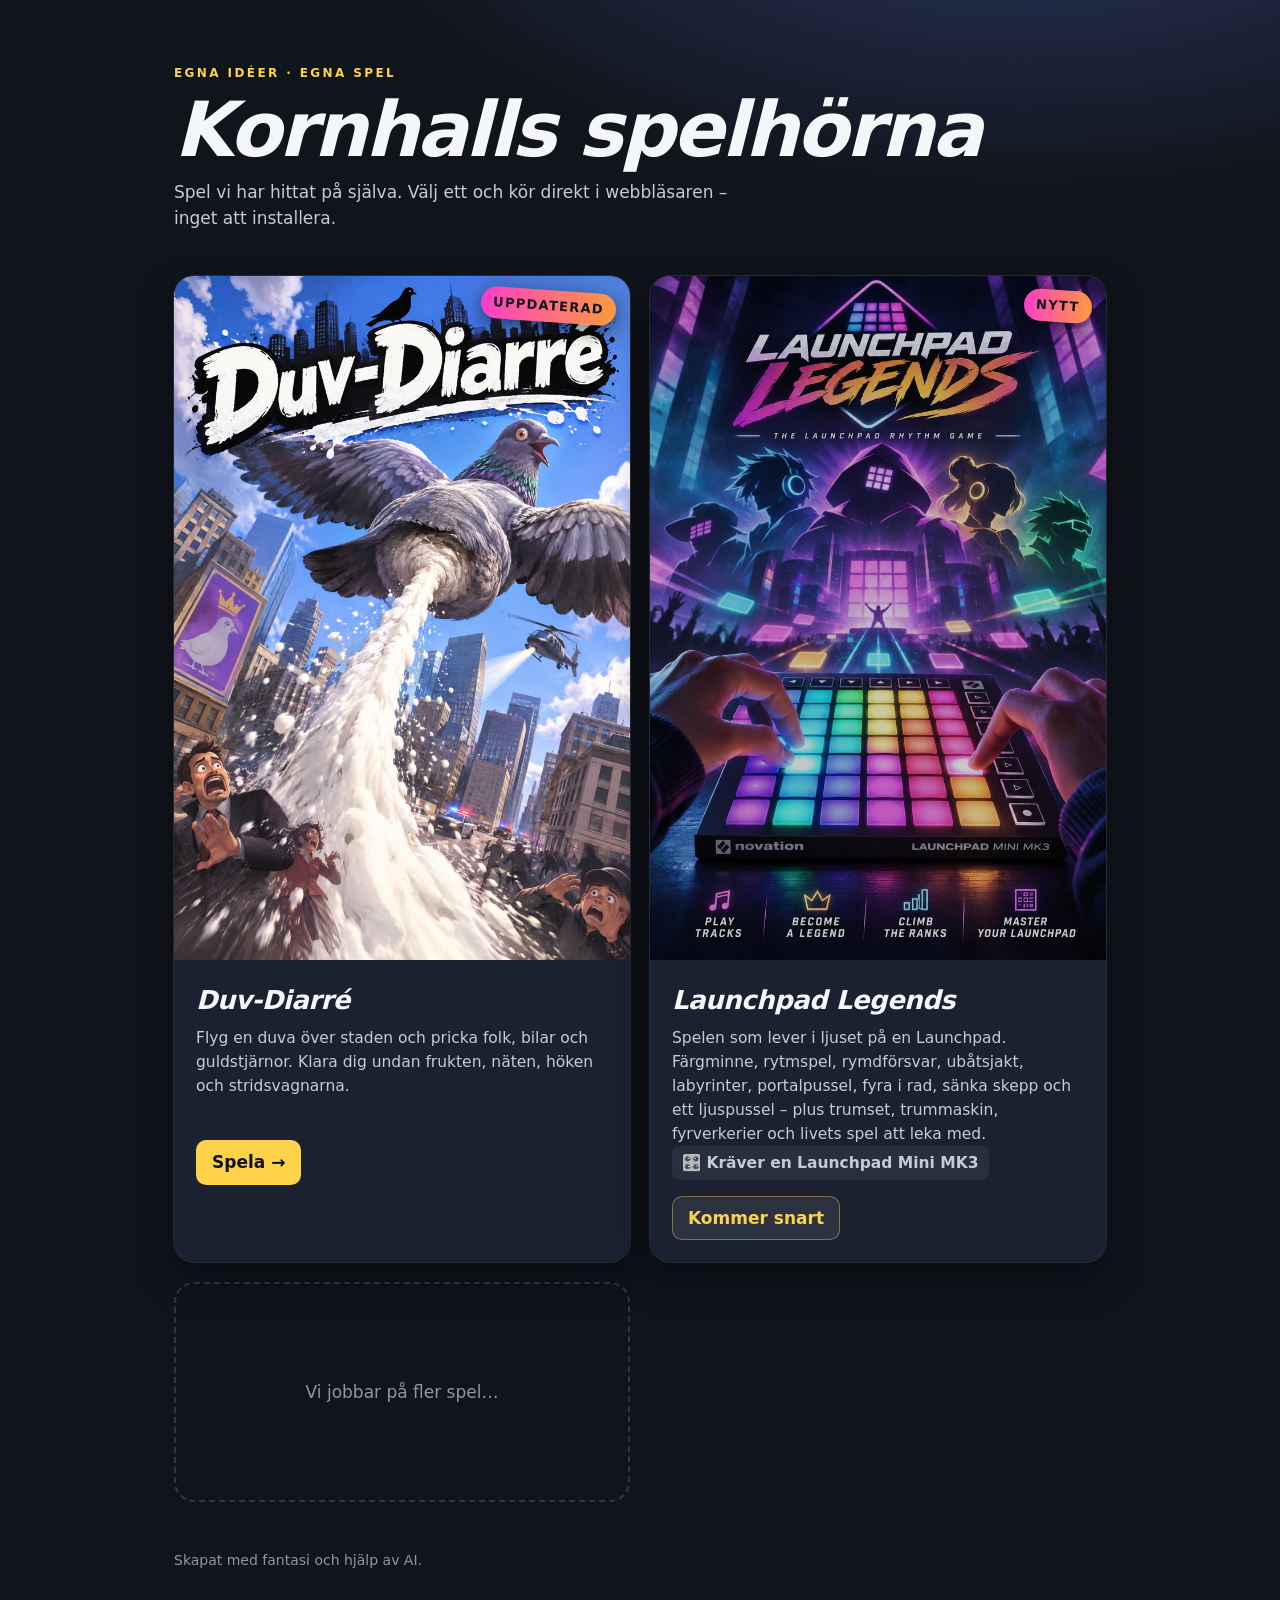
<file: index.html>
<!doctype html>
<html lang="sv">
<head>
  <meta charset="utf-8">
  <meta name="viewport" content="width=device-width, initial-scale=1">
  <meta name="theme-color" content="#10141b">
  <title>Kornhalls spelhörna</title>
  <link rel="icon" type="image/svg+xml" href="./favicon.svg">
  <style>
    * { box-sizing: border-box; }
    body { margin: 0; min-height: 100vh; background: radial-gradient(1200px 600px at 80% -10%, #2b3a63 0%, transparent 60%), #10141b; color: #f4f6fa; font: 17px/1.55 system-ui, -apple-system, "Segoe UI", Roboto, sans-serif; }
    main { width: min(980px, 100%); margin: auto; padding: 64px 24px 40px; }
    .label { color: #ffd24a; font-size: 12px; font-weight: 800; letter-spacing: .2em; text-transform: uppercase; }
    h1 { margin: 10px 0 12px; font-size: clamp(42px, 8vw, 76px); font-weight: 900; font-style: italic; line-height: .98; letter-spacing: -.035em; }
    .intro { max-width: 34em; margin: 0 0 44px; color: #c4ccd8; }
    #games { display: grid; grid-template-columns: repeat(auto-fit, minmax(min(100%, 300px), 1fr)); gap: 20px; }
    .card { display: flex; flex-direction: column; overflow: hidden; border-radius: 20px; background: #1a2130; box-shadow: 0 0 0 1px #ffffff1a, 0 18px 40px #0006; color: inherit; text-decoration: none; transition: transform .15s, box-shadow .15s; }
    a.card:hover { transform: translateY(-4px); box-shadow: 0 0 0 2px #ffd24a, 0 24px 50px #0008; }
    a.card:focus-visible { outline: 3px solid #ffd24a; outline-offset: 4px; }
    .art { display: block; width: 100%; aspect-ratio: 16 / 9; }
    .art.poster { aspect-ratio: 2 / 3; object-fit: cover; object-position: top; }
    .body { padding: 20px 22px 22px; }
    h2 { margin: 0 0 6px; font-size: 26px; font-weight: 900; font-style: italic; letter-spacing: -.02em; }
    .card p { margin: 0; color: #c4ccd8; font-size: 15.5px; }
    .play { display: inline-block; margin-top: 16px; padding: 9px 16px; border-radius: 10px; background: #ffd24a; color: #10141b; font-weight: 900; }
    .card.later { cursor: default; }
    .card.later .art { filter: saturate(.85) brightness(.8); }
    .badge { display: inline-block; margin-top: 16px; padding: 9px 16px; border-radius: 10px; background: #ffffff14; color: #ffd24a; font-weight: 900; box-shadow: inset 0 0 0 1px #ffd24a66; }
    .card { position: relative; }
    .new { position: absolute; top: 14px; right: 14px; padding: 6px 12px; border-radius: 999px; background: linear-gradient(90deg, #ff3dc8, #ff9b3d); color: #10141b; font-size: 13px; font-weight: 900; letter-spacing: .1em; text-transform: uppercase; box-shadow: 0 6px 18px #0008; transform: rotate(4deg); }
    .note { display: inline-flex; align-items: center; gap: 6px; margin: 10px 0 0; padding: 5px 10px; border-radius: 8px; background: #ffffff10; color: #f4f6fa; font-size: 13.5px; font-weight: 700; }
    .soon { display: grid; place-items: center; min-height: 220px; border: 2px dashed #ffffff26; border-radius: 20px; color: #8d97a5; text-align: center; padding: 24px; }
    footer { margin-top: 48px; color: #8d97a5; font-size: 14px; }
  </style>
</head>
<body>
  <main>
    <div class="label">Egna idéer · egna spel</div>
    <h1>Kornhalls spelhörna</h1>
    <p class="intro">Spel vi har hittat på själva. Välj ett och kör direkt i webbläsaren – inget att installera.</p>
    <section id="games" aria-label="Alla spel"></section>
    <footer>Skapat med fantasi och hjälp av AI.</footer>
  </main>
  <script>
    // Lägg nya spel i egna mappar och lägg till dem här. "poster" är en bild till kortet, "art" en liten SVG om bild saknas.
    // "isNew: true" sätter en NYTT-etikett på kortet, "updated: true" en UPPDATERAD-etikett. "soon: true" visar kortet som Kommer snart och går inte att klicka på. Med ?test=1 i adressen går det ändå att öppna.
    const testing = new URLSearchParams(location.search).has('test');
    const games = [
      { title: 'Duv-Diarré', url: './fagelbajs/',
        description: 'Flyg en duva över staden och pricka folk, bilar och guldstjärnor. Klara dig undan frukten, näten, höken och stridsvagnarna.',
        poster: './fagelbajs/poster.jpg', updated: true },
      { title: 'Launchpad Legends', url: './launchpad/', soon: true, isNew: true,
        note: 'Kräver en Launchpad Mini MK3',
        description: 'Spelen som lever i ljuset på en Launchpad. Färgminne, rytmspel, rymdförsvar, ubåtsjakt, labyrinter, portalpussel, fyra i rad, sänka skepp och ett ljuspussel – plus trumset, trummaskin, fyrverkerier och livets spel att leka med.',
        poster: './launchpad/poster.jpg' }
    ];
    const list = document.querySelector('#games');
    for (const game of games) {
      const locked = game.soon && !testing;
      const card = document.createElement(locked ? 'div' : 'a');
      card.className = locked ? 'card later' : 'card';
      if (!locked) card.href = game.url;
      if (game.poster) {
        const img = document.createElement('img');
        img.className = 'art poster'; img.src = game.poster; img.alt = game.title + ' – affisch'; img.loading = 'lazy';
        card.append(img);
      } else card.innerHTML = game.art;
      const body = document.createElement('div');
      body.className = 'body';
      const title = document.createElement('h2');
      title.textContent = game.title;
      const description = document.createElement('p');
      description.textContent = game.description;
      const play = document.createElement('span');
      play.className = locked ? 'badge' : 'play';
      play.textContent = locked ? 'Kommer snart' : game.soon ? 'Testa (dold) →' : 'Spela →';
      body.append(title, description);
      if (game.note) {
        const note = document.createElement('p');
        note.className = 'note';
        note.textContent = '🎛️ ' + game.note;
        body.append(note);
      }
      body.append(document.createElement('br'), play);
      if (game.updated && !game.isNew) {
        const badge = document.createElement('span');
        badge.className = 'new';
        badge.textContent = 'Uppdaterad';
        card.append(badge);
      }
      if (game.isNew) {
        const badge = document.createElement('span');
        badge.className = 'new';
        badge.textContent = 'Nytt';
        card.append(badge);
      }
      card.append(body);
      list.append(card);
    }
    const soon = document.createElement('div');
    soon.className = 'soon';
    soon.textContent = 'Vi jobbar på fler spel…';
    list.append(soon);
  </script>
</body>
</html>
</file>
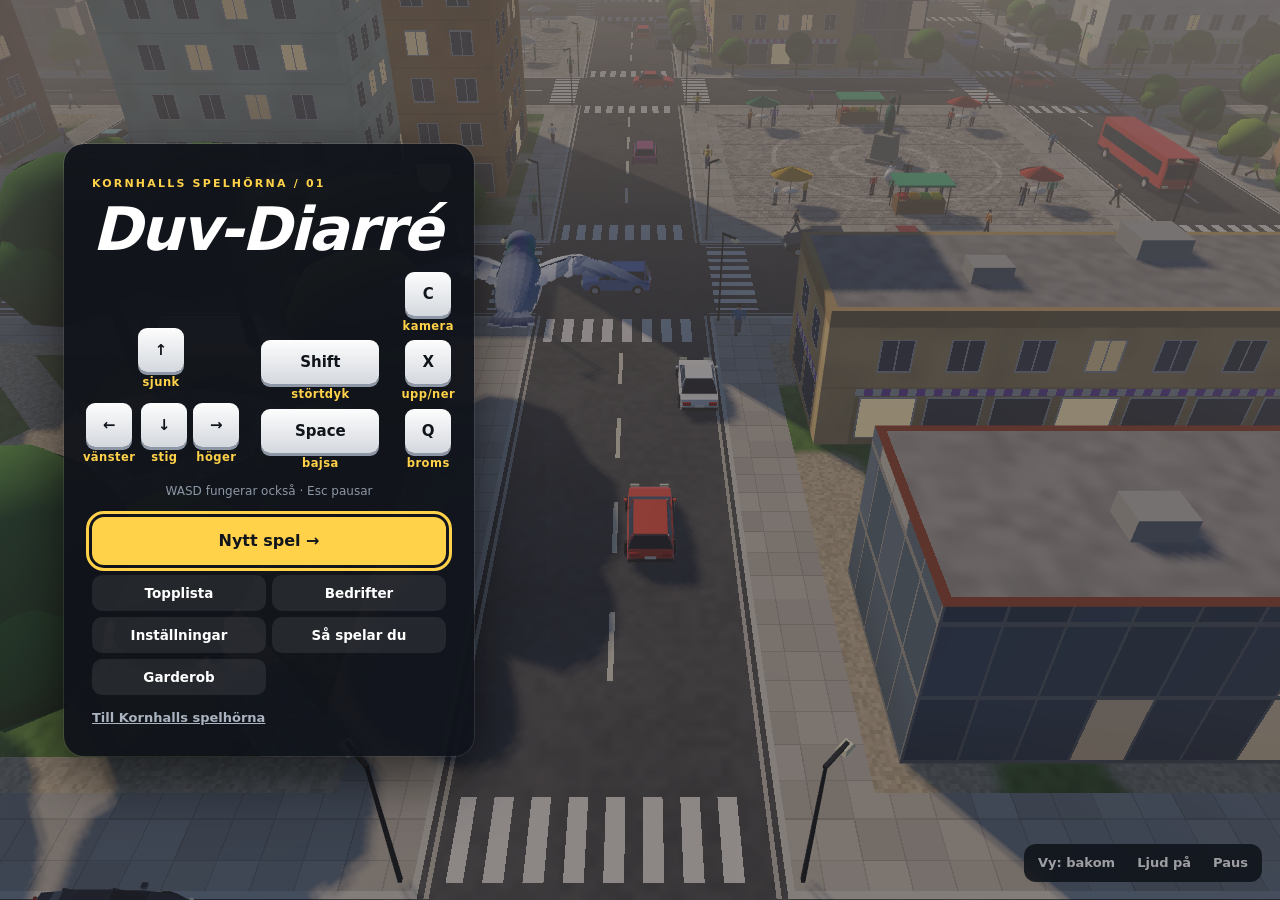
<file: fagelbajs/index.html>
<!doctype html>
<html lang="sv">
<meta charset="utf-8"><meta name="viewport" content="width=device-width,initial-scale=1,viewport-fit=cover,user-scalable=no"><title>Duv-Diarré • Kornhalls spelhörna</title>
<link rel="icon" type="image/svg+xml" href="../favicon.svg"><meta property="og:title" content="Duv-Diarré"><meta property="og:image" content="poster.jpg"><link rel="apple-touch-icon" href="poster.jpg"><link rel="stylesheet" href="./style.css">
<body class="menu">
<canvas id="world" aria-label="Flygspel"></canvas><canvas id="overlay2d" aria-hidden="true"></canvas>
<div id="dread"></div><div id="flash"></div>
<div id="score" class="hud"><b id="points">0</b><small>POÄNG</small><span id="chip"></span></div>
<div id="top" class="hud"><div id="stars" aria-label="Efterlysningsnivå">☆☆☆☆☆</div>
 <div id="meter" role="progressbar" aria-label="Kaosmätare" aria-valuemin="0" aria-valuemax="100" aria-valuenow="0"><div id="meter-fill"></div></div><small id="meter-label">KAOS 0 / 100</small></div>
<div id="clock" class="hud"><b id="time">60</b><small id="time-label">SEKUNDER KVAR</small></div>
<div id="status" class="hud"><small>FJÄDRAR = LIV</small><div id="feathers" aria-label="Fjädrar kvar, ett liv per fjäder"><svg viewBox="0 0 24 44"><path d="M12 2C4 9 3 24 12 33 21 24 20 9 12 2Z"/><path class="q" d="M12 6V43M12 14l-5-4M12 14l5-4M12 21l-6-4M12 21l6-4M12 28l-5-4M12 28l5-4"/></svg><svg viewBox="0 0 24 44"><path d="M12 2C4 9 3 24 12 33 21 24 20 9 12 2Z"/><path class="q" d="M12 6V43M12 14l-5-4M12 14l5-4M12 21l-6-4M12 21l6-4M12 28l-5-4M12 28l5-4"/></svg><svg viewBox="0 0 24 44"><path d="M12 2C4 9 3 24 12 33 21 24 20 9 12 2Z"/><path class="q" d="M12 6V43M12 14l-5-4M12 14l5-4M12 21l-6-4M12 21l6-4M12 28l-5-4M12 28l5-4"/></svg></div>
 <div id="reserve"><span id="tank-label">BAJS</span><div id="tank"><i id="tank-fill"></i></div></div></div>
<div class="tools"><button id="camera">Vy: bakom</button><button id="audio">Ljud på</button><button id="pause">Paus</button></div>
<div id="feedback"></div><div id="tip"></div>
<div id="touch" hidden><div id="stick"><div id="knob"></div></div><button id="t-dive">DYK</button><button id="t-fire">BAJSA</button></div>
<div id="crash-banner" hidden>wasted</div>
<div id="wardrobe" hidden>
 <header id="w-head"><button id="w-back">← Tillbaka</button><h2>Garderob</h2><span id="w-count"></span></header>
 <div id="w-stage" aria-label="Duvan. Dra för att vrida."><span>Dra för att vrida</span></div>
 <aside id="w-side"><nav id="w-tabs"></nav><div id="w-grid"></div><div id="w-info"></div>
  <div id="w-actions"><button id="w-clear">Ta av allt</button><button id="w-random">Slumpa</button></div><p id="w-note"></p></aside>
</div>
<div id="overlay"><section class="panel"><small class="kicker">KORNHALLS SPELHÖRNA / 01</small><h1 id="title">Duv-Diarré</h1>
 <div id="brief"></div><div id="view" hidden></div>
 <button id="go" autofocus>Nytt spel →</button>
 <nav id="nav"><button data-view="scores">Topplista</button><button data-view="feats">Bedrifter</button><button data-view="settings">Inställningar</button><button data-view="help">Så spelar du</button></nav>
 <a href="../">Till Kornhalls spelhörna</a></section></div>
<script src="./js/core.js"></script><script src="./js/audio.js"></script><script src="./js/city.js"></script><script src="./js/world.js"></script><script src="./js/events.js"></script>
<script src="./js/game.js"></script><script src="./js/gl.js"></script><script src="./js/render.js"></script><script src="./js/looks.js"></script><script src="./js/main.js"></script>
</html>
</file>
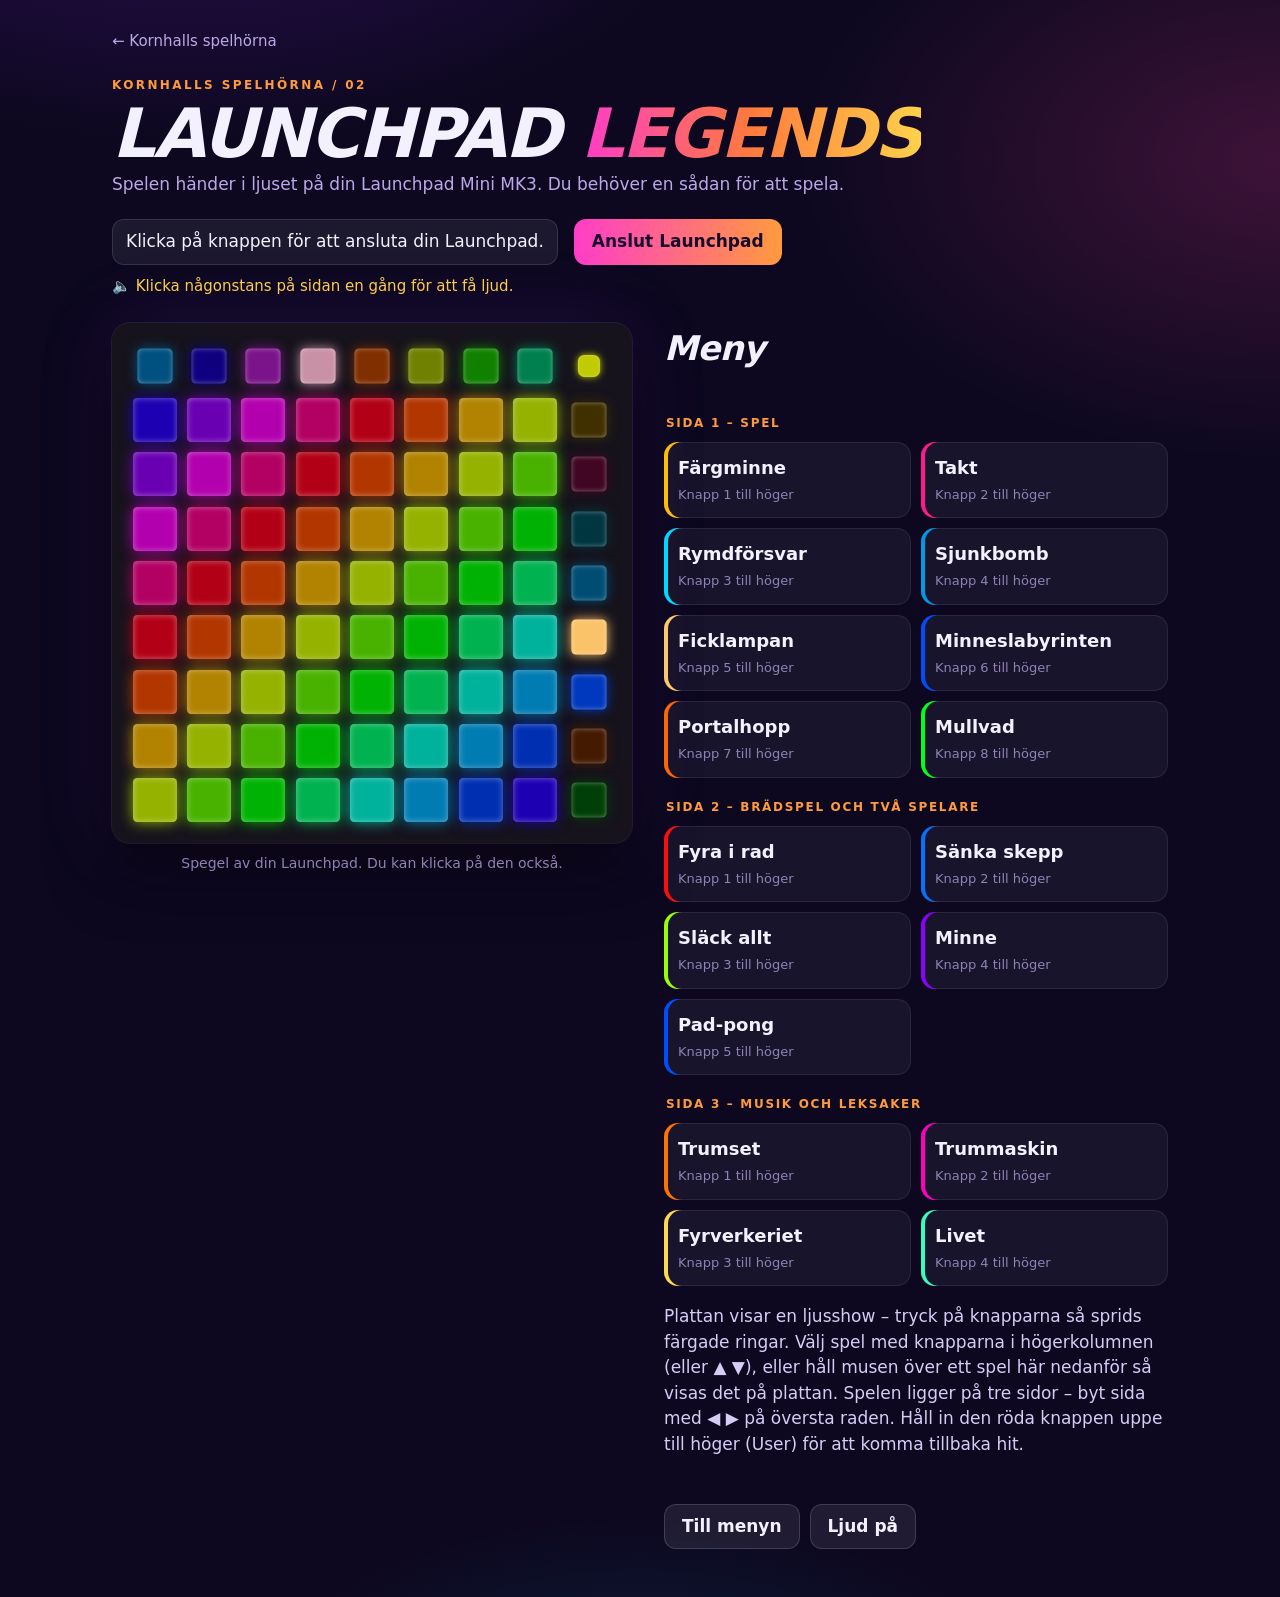
<file: launchpad/index.html>
<!doctype html>
<html lang="sv">
<head>
<meta charset="utf-8">
<meta name="viewport" content="width=device-width,initial-scale=1,viewport-fit=cover">
<meta name="theme-color" content="#0d0820">
<title>Launchpad Legends • Kornhalls spelhörna</title>
<link rel="icon" type="image/svg+xml" href="../favicon.svg">
<meta property="og:title" content="Launchpad Legends"><meta property="og:image" content="poster.jpg">
<link rel="apple-touch-icon" href="poster.jpg">
<link rel="stylesheet" href="./style.css?v=20261122h">
</head>
<body>
<main>
 <header>
  <a class="back" href="../">← Kornhalls spelhörna</a>
  <small class="kicker">KORNHALLS SPELHÖRNA / 02</small>
  <h1>Launchpad <em>Legends</em></h1>
  <p class="sub">Spelen händer i ljuset på din Launchpad Mini MK3. Du behöver en sådan för att spela.</p>
 </header>

 <section class="connect">
  <p id="status" aria-live="polite">Startar…</p>
  <button id="connect" hidden>Anslut Launchpad</button>
  <p id="sound-hint">🔈 Klicka någonstans på sidan en gång för att få ljud.</p>
 </section>

 <div class="stage">
  <figure class="pad-wrap">
   <div id="mirror" aria-label="Spegel av din Launchpad – går också att klicka på"></div>
   <figcaption>Spegel av din Launchpad. Du kan klicka på den också.</figcaption>
  </figure>

  <section class="info">
   <h2 id="game-name">Välj ett spel</h2>
   <p id="hud" class="hud" aria-live="polite"></p>
   <p id="how"></p>
   <ul id="legend" aria-label="Färgerna"></ul>
   <p id="best" class="best"></p>
   <ol id="list" aria-label="Spelen"></ol>
   <div class="tools"><button id="menu-btn">Till menyn</button><button id="mute" aria-pressed="true">Ljud på</button></div>
  </section>
 </div>
</main>
<script src="./js/pad.js?v=20261122h"></script>
<script src="./js/sound.js?v=20261122h"></script>
<script src="./js/games.js?v=20261122h"></script>
<script src="./js/classics.js?v=20261122h"></script>
<script src="./js/toys.js?v=20261122h"></script>
<script src="./js/main.js?v=20261122h"></script>
</body>
</html>
</file>
<file: fagelbajs/style.css>
*{box-sizing:border-box}
:root{--glass:#10141bd9;--gold:#ffd24a;--ink:#10141b;--red:#ff5d4f}
html,body{height:100%;margin:0;overflow:hidden;touch-action:none;user-select:none;-webkit-user-select:none}
body{background:#b8a590;color:#fff;font:600 15px/1.35 system-ui,-apple-system,"Segoe UI",Roboto,"Helvetica Neue",sans-serif}
canvas{position:fixed;inset:0;display:block;width:100vw;height:100dvh}
#overlay2d{pointer-events:none}
button{cursor:pointer;font:inherit;color:inherit}
button:focus-visible,a:focus-visible{outline:3px solid var(--gold);outline-offset:3px}

/* ---- HUD: numbers sit straight on the picture with a soft shadow, no boxes ---- */
.hud{position:fixed;pointer-events:none;transition:opacity .3s;text-shadow:0 2px 0 #0009,0 0 16px #000b;font-variant-numeric:tabular-nums}
.hud small{display:block;font-size:11px;font-weight:800;letter-spacing:.18em;opacity:.85}
.hud b{display:block;font-size:46px;font-weight:900;line-height:1;letter-spacing:-.02em}
#score{left:20px;top:14px}
#chip{display:inline-block;margin-top:9px;padding:3px 10px;border-radius:6px;background:var(--gold);color:var(--ink);font-size:12px;font-weight:900;letter-spacing:.1em;text-shadow:none}
#chip:empty{display:none}#chip.warn{background:var(--red);color:#fff}
#clock{right:20px;top:14px;text-align:right}
#clock.hurry b{color:var(--red);animation:pulse .5s infinite alternate}
#top{left:50%;top:12px;width:min(44vw,480px);transform:translateX(-50%);text-align:center}
#stars{font-size:22px;line-height:1;letter-spacing:.22em;color:var(--gold)}
#meter{height:8px;margin:7px 0 5px;border-radius:99px;background:#0009;box-shadow:0 0 0 1px #fff3;overflow:hidden}
#meter-fill{width:0;height:100%;border-radius:99px;background:linear-gradient(90deg,#f4a644,#ffe363);transition:width .18s ease-out}
#status{left:20px;bottom:18px}
#feathers{display:flex;gap:6px;margin:4px 0 12px}
#feathers svg{width:24px;height:44px;fill:#fff;stroke:none;filter:drop-shadow(0 2px 3px #000a);transform:rotate(14deg);transition:opacity .3s,transform .3s}
#feathers .q{fill:none;stroke:#7d8798;stroke-width:1.3;stroke-linecap:round}
#feathers svg.lost{opacity:.22;transform:rotate(14deg) scale(.8)}
#reserve{display:flex;align-items:center;gap:12px;font-size:14px;font-weight:900;letter-spacing:.14em}
#tank{width:min(260px,34vw);height:20px;border-radius:99px;background:#0009;box-shadow:0 0 0 1px #fff3;overflow:hidden}
#tank i{display:block;width:100%;height:100%;border-radius:99px;background:#f4f1e6}
#reserve.low{animation:pulse .6s infinite alternate}#reserve.low #tank i{background:var(--gold)}
#reserve.hot{color:#ff9a3a}#reserve.hot #tank i{background:linear-gradient(90deg,#ff5d2a,#ffb020)}
@keyframes pulse{to{opacity:.45}}
.tools{position:fixed;right:18px;bottom:18px;display:flex;gap:2px;padding:4px;border-radius:12px;background:var(--glass);backdrop-filter:blur(6px)}
.tools button{padding:6px 10px;border:0;border-radius:8px;background:transparent;font-size:13px}.tools button:hover{background:#fff2}

/* ---- Big moments: one line that slams in, with a quieter explanation under it ---- */
#feedback{position:fixed;left:0;right:0;top:20%;padding:0 4vw;text-align:center;pointer-events:none;opacity:0;transition:opacity .35s}
#feedback.on{opacity:1}
#feedback strong{display:block;font-size:clamp(26px,4.8vw,58px);font-weight:900;font-style:italic;line-height:1;text-transform:uppercase;text-shadow:0 3px 0 #000a,0 0 28px #000c}
#feedback.on strong{animation:slam .28s cubic-bezier(.2,1.6,.4,1) both}
@keyframes slam{from{transform:scale(1.6);opacity:0}to{transform:scale(1);opacity:1}}
#feedback span{display:inline-block;margin-top:10px;padding:5px 16px;border-radius:999px;background:var(--glass);font-size:14px;font-weight:700}
#feedback.alert strong{color:var(--gold)}#feedback.hurt strong{color:var(--red)}#feedback.hot strong{color:#ff7a1a}
#tip{position:fixed;left:50%;bottom:22px;max-width:min(92vw,520px);padding:9px 18px;border-radius:999px;background:var(--glass);font-size:14.5px;text-align:center;transform:translateX(-50%);opacity:0;transition:opacity .4s;pointer-events:none}
#tip.on{opacity:1}
#dread{position:fixed;inset:0;pointer-events:none;opacity:0;background:radial-gradient(ellipse at 50% 45%,transparent 36%,#1a0408a6 78%,#000d 125%)}
#flash{position:fixed;inset:0;pointer-events:none;opacity:0;box-shadow:inset 0 0 160px 40px #e3263c}
#flash.on{animation:hurt .6s ease-out}@keyframes hurt{from{opacity:.9}to{opacity:0}}

/* ---- Crash ---- */
#crash-banner{position:fixed;top:43%;left:0;right:0;padding:.12em 0;text-align:center;background:#17131788;color:#d94352;font-size:clamp(38px,8vw,104px);font-weight:900;line-height:1.1;letter-spacing:-.055em;text-shadow:0 3px #260e18;pointer-events:none}
#crash-banner:not([hidden]){animation:reveal-word .85s ease-out both}
@keyframes reveal-word{from{opacity:0;transform:translateY(6px)}to{opacity:1;transform:translateY(0)}}
body.crashed canvas{animation:lose-color 2.5s ease-in-out both}
@keyframes lose-color{from{filter:grayscale(0) contrast(1)}to{filter:grayscale(1) contrast(1.1)}}
body.crashed .tools,body.crashed #feedback,body.crashed .hud,body.crashed #tip,body.crashed #touch{visibility:hidden}

/* ---- Menu, pause and summary ---- */
#overlay{position:fixed;inset:0;display:grid;align-content:center;padding:5vw;background:#0b0e1466}
#overlay[hidden]{display:none}
.panel{width:min(410px,100%);max-height:92dvh;overflow:auto;padding:28px;border-radius:20px;background:#10141bf2;box-shadow:0 20px 60px #0009,0 0 0 1px #fff2}
.kicker{font-size:11px;font-weight:800;letter-spacing:.2em;color:var(--gold)}
h1{margin:8px 0 14px;font-size:clamp(40px,6vw,60px);font-weight:900;font-style:italic;line-height:.95;letter-spacing:-.03em}
#brief{margin:0 0 18px;color:#cfd5de;font-weight:500}
#brief ul{margin:0;padding:0;list-style:none}
#brief>ul>li{position:relative;padding:4px 0 4px 20px}
#brief>ul>li::before{content:"";position:absolute;left:2px;top:12px;width:7px;height:7px;border-radius:50%;background:var(--gold)}
#brief b{color:#fff;font-weight:700}
#record{margin:0 0 14px;color:var(--gold);font-size:13px;font-weight:700}#record:empty{display:none}
#go{width:100%;padding:13px;border:0;border-radius:12px;background:var(--gold);color:var(--ink);font-size:16px;font-weight:900}
.pitch-switch{width:100%;margin-top:8px;padding:8px;border:0;background:transparent;color:#aab3bf;font-size:13px;text-decoration:underline}
.keys{margin:12px 0 0;color:#8d97a5;font-size:12.5px}
.panel a{display:inline-block;margin-top:14px;color:#aab3bf;font-size:13px}
.cause{margin:0 0 6px;color:#aab3bf}
.score{margin:0;font-size:54px;font-weight:900;line-height:1;font-variant-numeric:tabular-nums}
.score small{color:#aab3bf;font-size:15px;font-weight:700}
.score em{display:inline-block;margin-left:10px;padding:3px 10px;border-radius:6px;background:var(--gold);color:var(--ink);font-size:12px;font-style:normal;font-weight:900;letter-spacing:.1em;vertical-align:middle}
.stats{display:grid;grid-template-columns:repeat(3,1fr);gap:8px;margin:16px 0}
.stats div{padding:8px 10px;border-radius:10px;background:#ffffff0f}
.stats dt{color:#8d97a5;font-size:10.5px;font-weight:800;letter-spacing:.1em;text-transform:uppercase}
.stats dd{margin:2px 0 0;font-size:19px;font-weight:800}
.rank{margin:0;color:#aab3bf}#brief .rank b{color:var(--gold)}
.scores{margin:10px 0 0;padding:0;list-style:none;counter-reset:place;font-size:13.5px;font-variant-numeric:tabular-nums}
.scores li{display:flex;gap:8px;align-items:baseline;padding:3px 8px;border-radius:6px;counter-increment:place;color:#cfd5de}
.scores li::before{content:counter(place)".";width:1.6em;color:#8d97a5}
.scores span{flex:1;overflow:hidden;text-overflow:ellipsis;white-space:nowrap}.scores i{color:var(--gold);font-style:normal;font-size:11px}.scores b{color:#fff}
.scores li.me{background:var(--gold);color:var(--ink)}.scores li.me b,.scores li.me i,.scores li.me::before{color:var(--ink)}
#save{margin:14px 0 0;padding:12px;border-radius:12px;background:#ffd24a1f;box-shadow:inset 0 0 0 1px #ffd24a66}
#save label{display:block;margin-bottom:8px;color:var(--gold);font-size:13px;font-weight:700}
#save div{display:flex;gap:8px}
#name{flex:1;min-width:0;padding:9px 12px;border:0;border-radius:8px;background:#fff;color:var(--ink);font:inherit;font-weight:700;user-select:text;-webkit-user-select:text}
#save button{padding:9px 16px;border:0;border-radius:8px;background:var(--gold);color:var(--ink);font-weight:900}
.feats{margin:12px 0 0;font-size:13px;color:#8d97a5}#feats .feats{margin:0 0 14px}
.feats summary{cursor:pointer;color:#cfd5de;font-weight:700}
.feats ul{margin:8px 0 0;padding:0;list-style:none;columns:2;column-gap:14px}
.feats li{padding:3px 0 3px 18px;position:relative;break-inside:avoid;opacity:.6}
.feats li::before{content:"";position:absolute;left:1px;top:8px;width:9px;height:9px;border-radius:50%;box-shadow:inset 0 0 0 2px #8d97a5}
.feats li.done{opacity:1}.feats li.done::before{background:var(--gold);box-shadow:none}
.feats li b{display:block;color:#fff;font-weight:700}

body.menu .hud,body.menu #tip{opacity:0}
@media(max-height:700px){.panel{padding:20px 24px}h1{margin:6px 0 10px;font-size:40px}#brief{margin-bottom:12px;font-size:14px}#brief>ul>li{padding:2px 0 2px 20px}.keys{margin-top:8px}.panel a{margin-top:8px}}

#nav{display:grid;grid-template-columns:1fr 1fr;gap:6px;margin-top:10px}
#nav button,.back,.setting button{padding:9px;border:0;border-radius:10px;background:#ffffff14;font-size:13.5px;font-weight:700}
#nav button:hover,.back:hover,.setting button:hover{background:#ffffff26}
#view{margin:0 0 18px;color:#cfd5de;font-weight:500}#view[hidden],#brief[hidden]{display:none}
#view h2{margin:0 0 10px;color:#fff;font-size:20px}#view ul{margin:0 0 12px;padding:0;list-style:none}#view>ul>li{padding:3px 0}#view b{color:#fff}
.back{margin-top:14px}
.setting{display:flex;align-items:center;justify-content:space-between;padding:6px 0}.setting button{min-width:120px}
.keyboard{display:flex;gap:22px;align-items:flex-end;justify-content:center;margin:4px 0 6px}
.row{display:flex;gap:6px;justify-content:center;margin-bottom:6px}
.key{display:flex;flex-direction:column;align-items:center;gap:3px;margin-bottom:6px}
.key kbd{display:grid;place-items:center;width:46px;height:44px;border-radius:9px;background:linear-gradient(#fdfdfd,#d4d8de);box-shadow:0 3px 0 #8d97a5;color:var(--ink);font:800 15px system-ui,sans-serif}
.key.wide kbd{width:118px}.key span{color:var(--gold);font-size:11.5px;font-weight:800;letter-spacing:.04em}
.hint{margin:6px 0 0;text-align:center;color:#8d97a5;font-size:12px}.best{margin:12px 0 0;text-align:center;color:var(--gold);font-size:13px;font-weight:700}
.pads{display:flex;gap:18px;justify-content:center;text-align:center;font-size:12px;color:var(--gold);font-weight:800}
.pads i{display:grid;place-items:center;width:64px;height:64px;margin:0 auto 5px;border:2px solid #fff8;border-radius:50%;color:#fff;font-style:normal;font-size:11px}.pads .pad{background:radial-gradient(circle,#fffc 32%,transparent 34%)}

/* ---- Touch ---- */
#touch{position:fixed;inset:0;pointer-events:none}#touch[hidden]{display:none}
#stick{position:absolute;left:22px;bottom:26px;width:144px;height:144px;border:2px solid #fff6;border-radius:50%;background:#14181f99;pointer-events:auto;touch-action:none}
#knob{position:absolute;left:42px;top:42px;width:60px;height:60px;border-radius:50%;background:#fffc}
#touch button{position:absolute;right:22px;width:96px;height:96px;border:2px solid #fff8;border-radius:50%;background:#14181f99;font-weight:900;pointer-events:auto;touch-action:none}
#t-fire{bottom:26px}#t-dive{right:96px;bottom:134px;width:78px;height:78px}
#touch button.held{background:#ffd24acc;color:var(--ink)}
body.touch .tools{top:76px;right:14px;bottom:auto}body.touch .tools button{padding:5px 8px;font-size:12px}
body.touch #status{left:50%;bottom:14px;transform:translateX(-50%)}body.touch #feathers{justify-content:center}
body.touch #tip{bottom:84px}body.touch .keys{display:none}
@media(max-width:760px),(max-height:460px){.hud b{font-size:32px}#top{width:min(40vw,320px)}#stars{font-size:17px}.panel{padding:20px}h1{font-size:38px}.stats dd{font-size:16px}.score{font-size:42px}}

/* ---- Garderoben: a screen of its own. The picture behind shows the bird; beside it are the tabs, the tiles and what is picked. ---- */
#wardrobe{position:fixed;inset:0;z-index:6;display:grid;grid-template:auto minmax(0,1fr)/minmax(300px,410px) minmax(0,1fr);grid-template-areas:"head head" "side stage";pointer-events:none}
#wardrobe[hidden]{display:none}#wardrobe>*{pointer-events:auto}
body.wardrobe #overlay,body.wardrobe .hud,body.wardrobe .tools,body.wardrobe #touch,body.wardrobe #tip,body.wardrobe #feedback,body.wardrobe #crash-banner{display:none}
body.wardrobe canvas{animation:none;filter:none} /* in full colour, also when it is opened from the grey screen after a crash */
#w-head{grid-area:head;display:flex;align-items:center;gap:14px;padding:12px 18px;background:linear-gradient(#0b0e14e6,#0b0e1400)}
#w-head h2{margin:0;font-size:clamp(22px,3.4vw,34px);font-weight:900;font-style:italic;letter-spacing:-.02em;text-shadow:0 2px 0 #0008}
#w-head span{margin-left:auto;padding:5px 12px;border-radius:99px;background:var(--glass);color:var(--gold);font-size:13px;font-weight:800}
#w-back,#w-actions button,#w-note button{padding:9px 14px;border:0;border-radius:10px;background:#ffffff1f;font-size:13.5px;font-weight:700}
#w-back:hover,#w-actions button:hover{background:#ffffff33}
#w-stage{grid-area:stage;position:relative;cursor:grab;touch-action:none;background:radial-gradient(ellipse 75% 70% at 50% 50%,#0000 45%,#0b0e1455 100%)}#w-stage.held{cursor:grabbing}
#w-stage span{position:absolute;left:50%;bottom:16px;transform:translateX(-50%);padding:5px 12px;border-radius:99px;background:var(--glass);color:#cfd5de;font-size:12px;font-weight:700;transition:opacity .4s;white-space:nowrap}
#w-stage.used span{opacity:0}
#w-side{grid-area:side;display:flex;flex-direction:column;gap:12px;min-height:0;margin:0 0 14px 14px;padding:14px;border-radius:18px;background:#10141bf2;box-shadow:0 20px 60px #0009,0 0 0 1px #fff2;overflow:auto}
#w-tabs{display:flex;gap:4px;padding:4px;border-radius:12px;background:#ffffff0f}
#w-tabs button{position:relative;flex:1;min-width:0;padding:7px 2px 5px;border:0;border-radius:9px;background:none;color:#aab3bf;font-size:13px;font-weight:800}
#w-tabs small{display:block;font-size:10.5px;font-weight:700;opacity:.75}
#w-tabs button.on{background:var(--gold);color:var(--ink)}
#w-tabs button.news::after,#nav button.news::after{content:"";position:absolute;top:5px;right:6px;width:8px;height:8px;border-radius:50%;background:var(--red);box-shadow:0 0 0 2px #10141b}
#nav button{position:relative}
#w-grid{display:grid;grid-template-columns:repeat(auto-fill,minmax(92px,1fr));gap:8px}
.tile{--c:#8d97a5;position:relative;aspect-ratio:1;padding:0;border:2px solid color-mix(in srgb,var(--c) 55%,#10141b);border-radius:14px;background:linear-gradient(160deg,color-mix(in srgb,var(--c) 38%,#141a24),#141a24 70%);overflow:hidden;transition:transform .12s}
.tile:hover{transform:translateY(-2px)}
.tile.r2{--c:#4fbf6b}.tile.r3{--c:#4a9df0}.tile.r4{--c:#b06cf0}.tile.r5{--c:#ffb928}
.tile img{position:absolute;inset:0;width:100%;height:100%;object-fit:cover;opacity:0;transition:opacity .25s}.tile img[src]{opacity:1}
.tile b{position:absolute;left:0;right:0;bottom:0;padding:14px 3px 5px;background:linear-gradient(#0000,#0b0e14e6 60%);font-size:11px;font-weight:800;line-height:1.08;text-align:center;overflow-wrap:anywhere;hyphens:auto}
.tile.on{border-color:#fff;box-shadow:0 0 0 2px var(--gold),0 0 18px color-mix(in srgb,var(--c) 70%,#0000)}
.tile.locked img{filter:grayscale(.85) brightness(.6)}
.tile em{position:absolute;top:5px;right:5px;display:grid;place-items:center;min-width:22px;height:22px;padding:0 5px;border-radius:99px;font-size:11px;font-weight:900;font-style:normal}
.tile em.lock{background:#0b0e14d9}.tile em.lock svg{width:12px;height:12px;fill:#cfd5de}
.tile em.worn{background:var(--gold);color:var(--ink)}.tile em.new{background:var(--red);color:#fff}
.tile u,#w-info u{position:absolute;left:8px;right:8px;bottom:24px;height:4px;border-radius:2px;background:#0b0e14cc;overflow:hidden;text-decoration:none}
.tile u s,#w-info u s{display:block;height:100%;background:var(--gold)}
.tile.none{border-style:dashed}.tile.none i{position:absolute;left:50%;top:42%;width:34%;aspect-ratio:1;transform:translate(-50%,-50%);border:3px solid #8d97a5;border-radius:50%}
.tile.none i::after{content:"";position:absolute;left:50%;top:-12%;width:3px;height:124%;background:#8d97a5;transform:translateX(-50%) rotate(45deg)}
#w-info{padding:12px 14px;border-radius:12px;background:#ffffff0d}
#w-info h3{display:flex;align-items:center;gap:8px;flex-wrap:wrap;margin:0 0 4px;font-size:19px;font-weight:900}
#w-info p{margin:0 0 6px;color:#cfd5de;font-size:13.5px;line-height:1.4}#w-info p:last-child{margin:0}
.rar{--c:#8d97a5;padding:2px 9px;border-radius:99px;background:color-mix(in srgb,var(--c) 28%,#10141b);color:var(--c);font-size:11px;font-weight:900;letter-spacing:.06em;text-transform:uppercase}
.rar.r2{--c:#4fbf6b}.rar.r3{--c:#4a9df0}.rar.r4{--c:#b06cf0}.rar.r5{--c:#ffb928}
#w-info .state{display:flex;align-items:center;gap:6px;color:#fff;font-weight:700}#w-info .state svg{width:14px;height:14px;fill:var(--gold);flex:none}
#w-info .state span{margin-left:auto;color:var(--gold);font-variant-numeric:tabular-nums}#w-info .state.ok{color:#6dff85}
#w-info u{position:static;display:block;height:6px;margin:0 0 8px;background:#ffffff1f}
#w-info .hint{color:#8d97a5;font-size:12px}
#w-actions{display:flex;gap:8px;margin-top:auto}#w-actions button{flex:1}
#w-note{margin:0;color:#8d97a5;font-size:12px}#w-note button{padding:4px 9px;font-size:11.5px;margin-left:4px}
.unlock{margin:0 0 12px;padding:9px 12px;border-radius:10px;background:#ffd24a1f;color:#fff;font-size:13.5px;box-shadow:inset 0 0 0 1px #ffd24a66}.unlock b{display:block;color:var(--gold);font-size:11px;letter-spacing:.14em;text-transform:uppercase}
/* On a narrow, upright screen the bird is on top and the tiles run in one row underneath it. */
@media(max-width:720px) and (orientation:portrait){
 #wardrobe{grid-template:auto minmax(0,1fr) auto/minmax(0,1fr);grid-template-areas:"head" "stage" "side"}
 #w-side{margin:0;border-radius:18px 18px 0 0;max-height:56dvh;gap:9px;padding:12px}
 #w-grid{grid-template-columns:none;grid-auto-flow:column;grid-auto-columns:88px;overflow-x:auto;padding-bottom:4px}
 #w-actions{margin-top:0}
}
/* On a low, wide screen (a phone on its side) everything is tighter and the panel scrolls. */
@media(max-height:480px){
 #wardrobe{grid-template-columns:minmax(260px,330px) minmax(0,1fr)}
 #w-head{padding:6px 12px}#w-side{margin:0 0 6px 8px;padding:9px;gap:7px}#w-grid{grid-template-columns:repeat(auto-fill,minmax(70px,1fr));gap:6px}
 #w-info{padding:8px 10px}#w-info h3{font-size:16px}#w-info p{font-size:12.5px}
}

/* Ljudnivåer */
.vols{display:grid;gap:6px;margin:4px 0 8px}.vols label{display:grid;grid-template-columns:1fr 1.2fr 44px;align-items:center;gap:10px;font-size:13.5px}
.vols input{width:100%;accent-color:var(--gold)}.vols b{text-align:right;font-variant-numeric:tabular-nums}
#volcode{display:block;padding:8px 10px;border-radius:8px;background:#ffffff12;font-size:12px;line-height:1.5;user-select:text;-webkit-user-select:text;word-break:break-word}
</file>
<file: launchpad/style.css>
* { box-sizing: border-box; }
html { background: #0d0820; }
body {
  margin: 0; min-height: 100vh; color: #f4f1ff;
  font: 17px/1.5 system-ui, -apple-system, "Segoe UI", Roboto, sans-serif;
  background:
    radial-gradient(900px 500px at 15% -10%, #6a1fb855 0%, transparent 60%),
    radial-gradient(800px 500px at 100% 10%, #ff3d9a33 0%, transparent 60%),
    radial-gradient(700px 400px at 50% 110%, #00c8ff22 0%, transparent 60%),
    #0d0820;
}
main { width: min(1100px, 100%); margin: auto; padding: 28px 22px 48px; }
button { font: inherit; }

header .back { color: #b9a9e8; text-decoration: none; font-size: 15px; }
header .back:hover { color: #fff; }
.kicker { display: block; margin-top: 22px; color: #ff9b3d; font-size: 12px; font-weight: 800; letter-spacing: .2em; }
h1 { margin: 6px 0 4px; font-size: clamp(40px, 7vw, 68px); font-weight: 900; font-style: italic; line-height: 1; letter-spacing: -.03em; text-transform: uppercase; }
h1 em { font-style: italic; background: linear-gradient(90deg, #ff3dc8, #ff7a3d, #ffd24a); -webkit-background-clip: text; background-clip: text; color: transparent; }
.sub { margin: 0; color: #b9a9e8; }

.connect { margin: 22px 0 26px; display: flex; flex-wrap: wrap; align-items: center; gap: 10px 16px; }
#status { margin: 0; padding: 10px 14px; border-radius: 12px; background: #ffffff10; box-shadow: inset 0 0 0 1px #ffffff1f; }
#status[data-state="connected"] { background: #00ff8a1c; box-shadow: inset 0 0 0 1px #00ff8a66; }
#status[data-state="denied"], #status[data-state="nomidi"] { background: #ff3d3d1c; box-shadow: inset 0 0 0 1px #ff3d3d66; }
#connect, .tools button {
  padding: 10px 18px; border: 0; border-radius: 12px; cursor: pointer; font-weight: 900; color: #170b2e;
  background: linear-gradient(90deg, #ff3dc8, #ff9b3d);
}
#sound-hint { margin: 0; color: #ffd24a; font-size: 15px; }
#sound-hint[hidden], #connect[hidden] { display: none; }

.stage { display: grid; grid-template-columns: minmax(0, 520px) minmax(0, 1fr); gap: 32px; align-items: start; }
@media (max-width: 860px) { .stage { grid-template-columns: 1fr; } }

.pad-wrap { margin: 0; }
#mirror {
  display: grid; grid-template-columns: repeat(9, 1fr); gap: 2.2%; padding: 4%; aspect-ratio: 1;
  border-radius: 18px; background: #16131c; box-shadow: 0 0 0 1px #ffffff14, 0 30px 60px #0009, 0 0 80px #9b3dff22;
  touch-action: none; user-select: none; -webkit-user-select: none;
}
.led { --c: #2a2730; padding: 0; border: 0; border-radius: 10%; background: #2a2730; cursor: pointer; transition: background .04s; }
.led.lit { background: var(--c); box-shadow: 0 0 14px var(--c), inset 0 0 6px #fff6; }
.led.btn { border-radius: 14%; transform: scale(.8); }
.led.logo { border-radius: 30%; transform: scale(.5); cursor: default; }
.led.held { outline: 2px solid #fff; outline-offset: 1px; }
figcaption { margin-top: 10px; color: #8f82b5; font-size: 14px; text-align: center; }

.info { display: flex; flex-direction: column; }
/* In the menu the game list sits right under the title, so the text that changes when you hover a game
   is below it and the list never moves under the mouse. */
.info.menu h2 { order: -3; } .info.menu .hud { order: -2; } .info.menu #list { order: -1; }
.info h2 { margin: 0; font-size: 34px; font-weight: 900; font-style: italic; letter-spacing: -.02em; }
.hud { min-height: 1.5em; margin: 4px 0 10px; color: #ffd24a; font-weight: 800; font-variant-numeric: tabular-nums; }
#how { margin: 0 0 6px; color: #d6cdf5; }
.best { min-height: 1.5em; margin: 0 0 18px; color: #8f82b5; font-size: 15px; }
#list { list-style: none; margin: 0 0 18px; padding: 0; display: grid; grid-template-columns: 1fr 1fr; gap: 10px; }
#list li {
  --c: #fff; padding: 12px 14px; border-radius: 14px; cursor: pointer;
  background: #ffffff0c; box-shadow: inset 4px 0 0 var(--c), inset 0 0 0 1px #ffffff14;
}
#list li:hover { background: #ffffff18; }
#list li.head { grid-column: 1 / -1; padding: 10px 2px 0; cursor: default; background: none; box-shadow: none; color: #ff9b3d; font-size: 12px; font-weight: 800; letter-spacing: .14em; text-transform: uppercase; }
#list li.head:first-child { padding-top: 0; }
#list li.playing { background: #ffffff26; }
#list li.on { background: #ffffff1c; box-shadow: inset 4px 0 0 var(--c), inset 0 0 0 2px var(--c); }
#list b { display: block; font-size: 18px; }
#list span { color: #8f82b5; font-size: 13px; }
.tools { display: flex; gap: 10px; flex-wrap: wrap; }
.tools button { background: #ffffff14; color: #f4f1ff; box-shadow: inset 0 0 0 1px #ffffff26; }
#legend { list-style: none; margin: 4px 0 10px; padding: 0; display: flex; flex-wrap: wrap; gap: 8px; }
#legend:empty { display: none; }
#legend li { --c: #fff; display: flex; align-items: center; gap: 8px; padding: 6px 12px 6px 8px; border-radius: 10px; background: #ffffff0f; font-weight: 800; }
#legend li::before { content: ""; width: 18px; height: 18px; border-radius: 4px; background: var(--c); box-shadow: 0 0 10px var(--c); }
</file>
